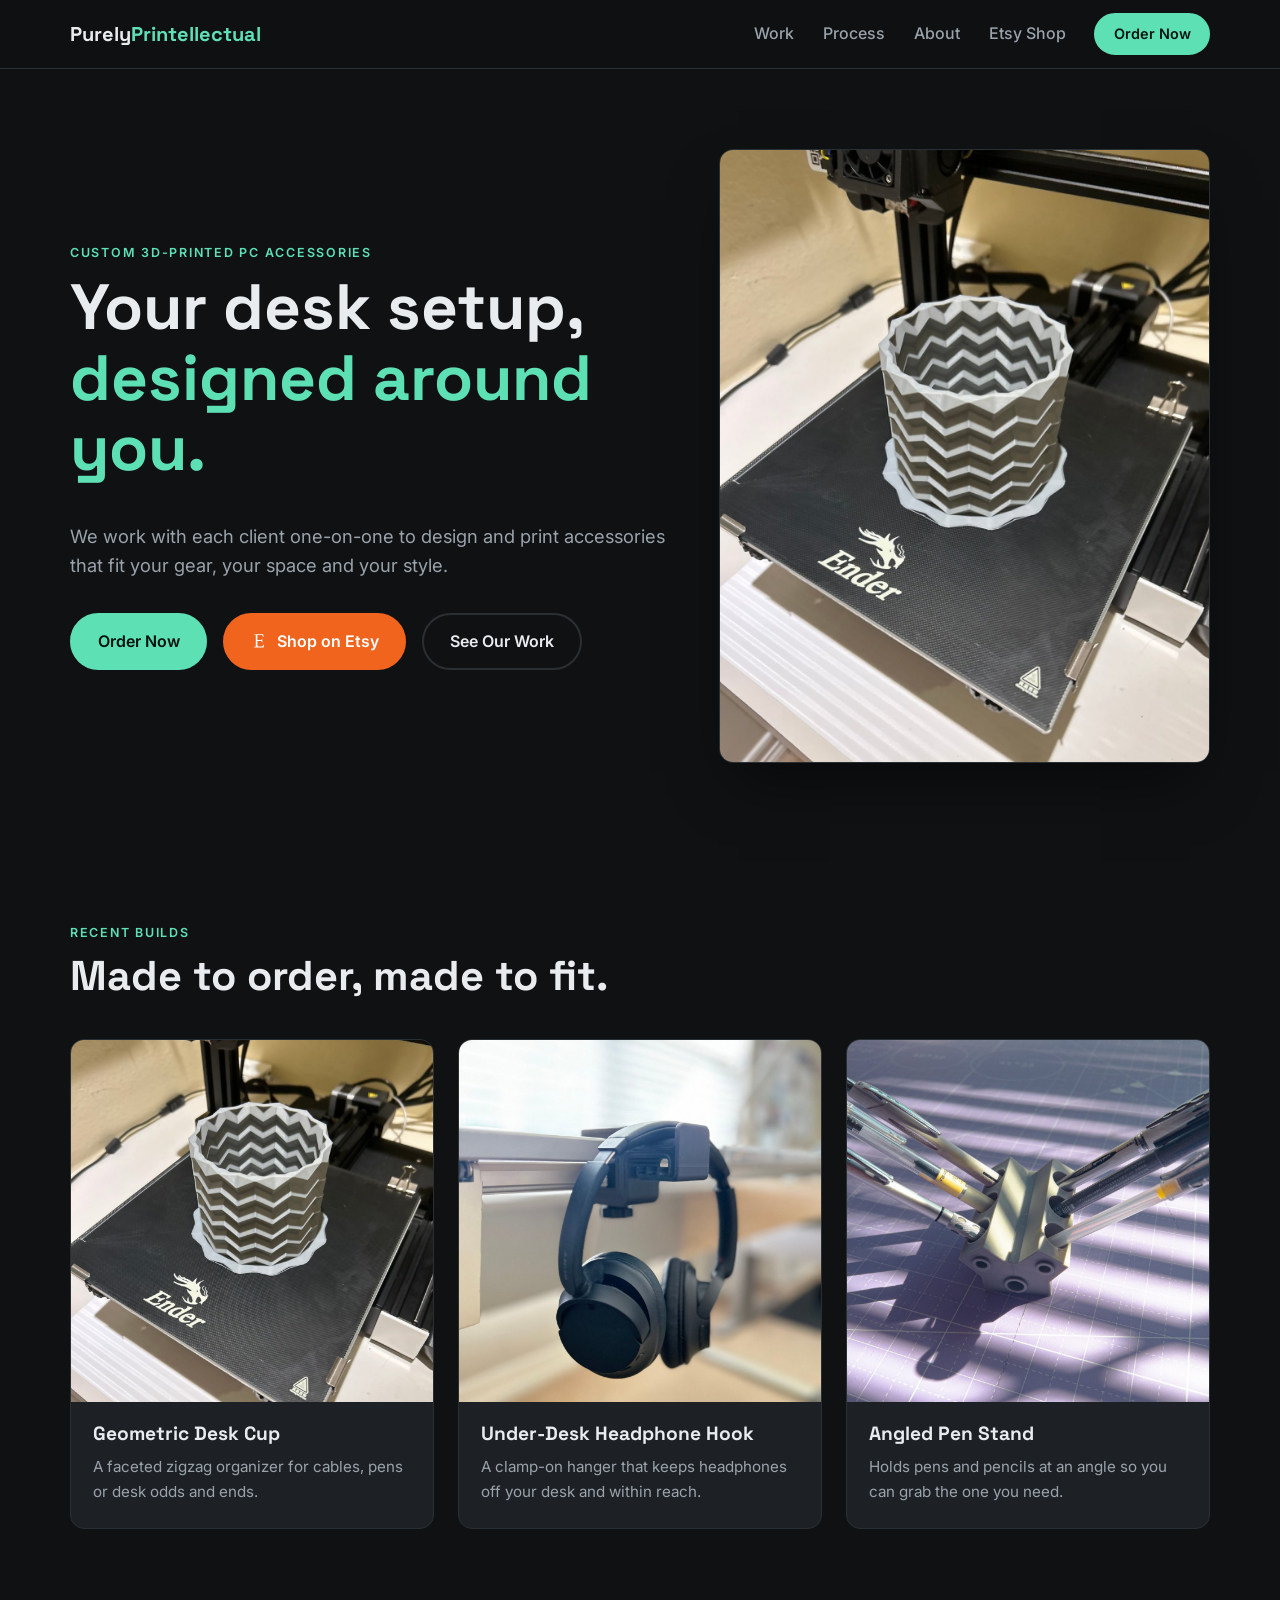
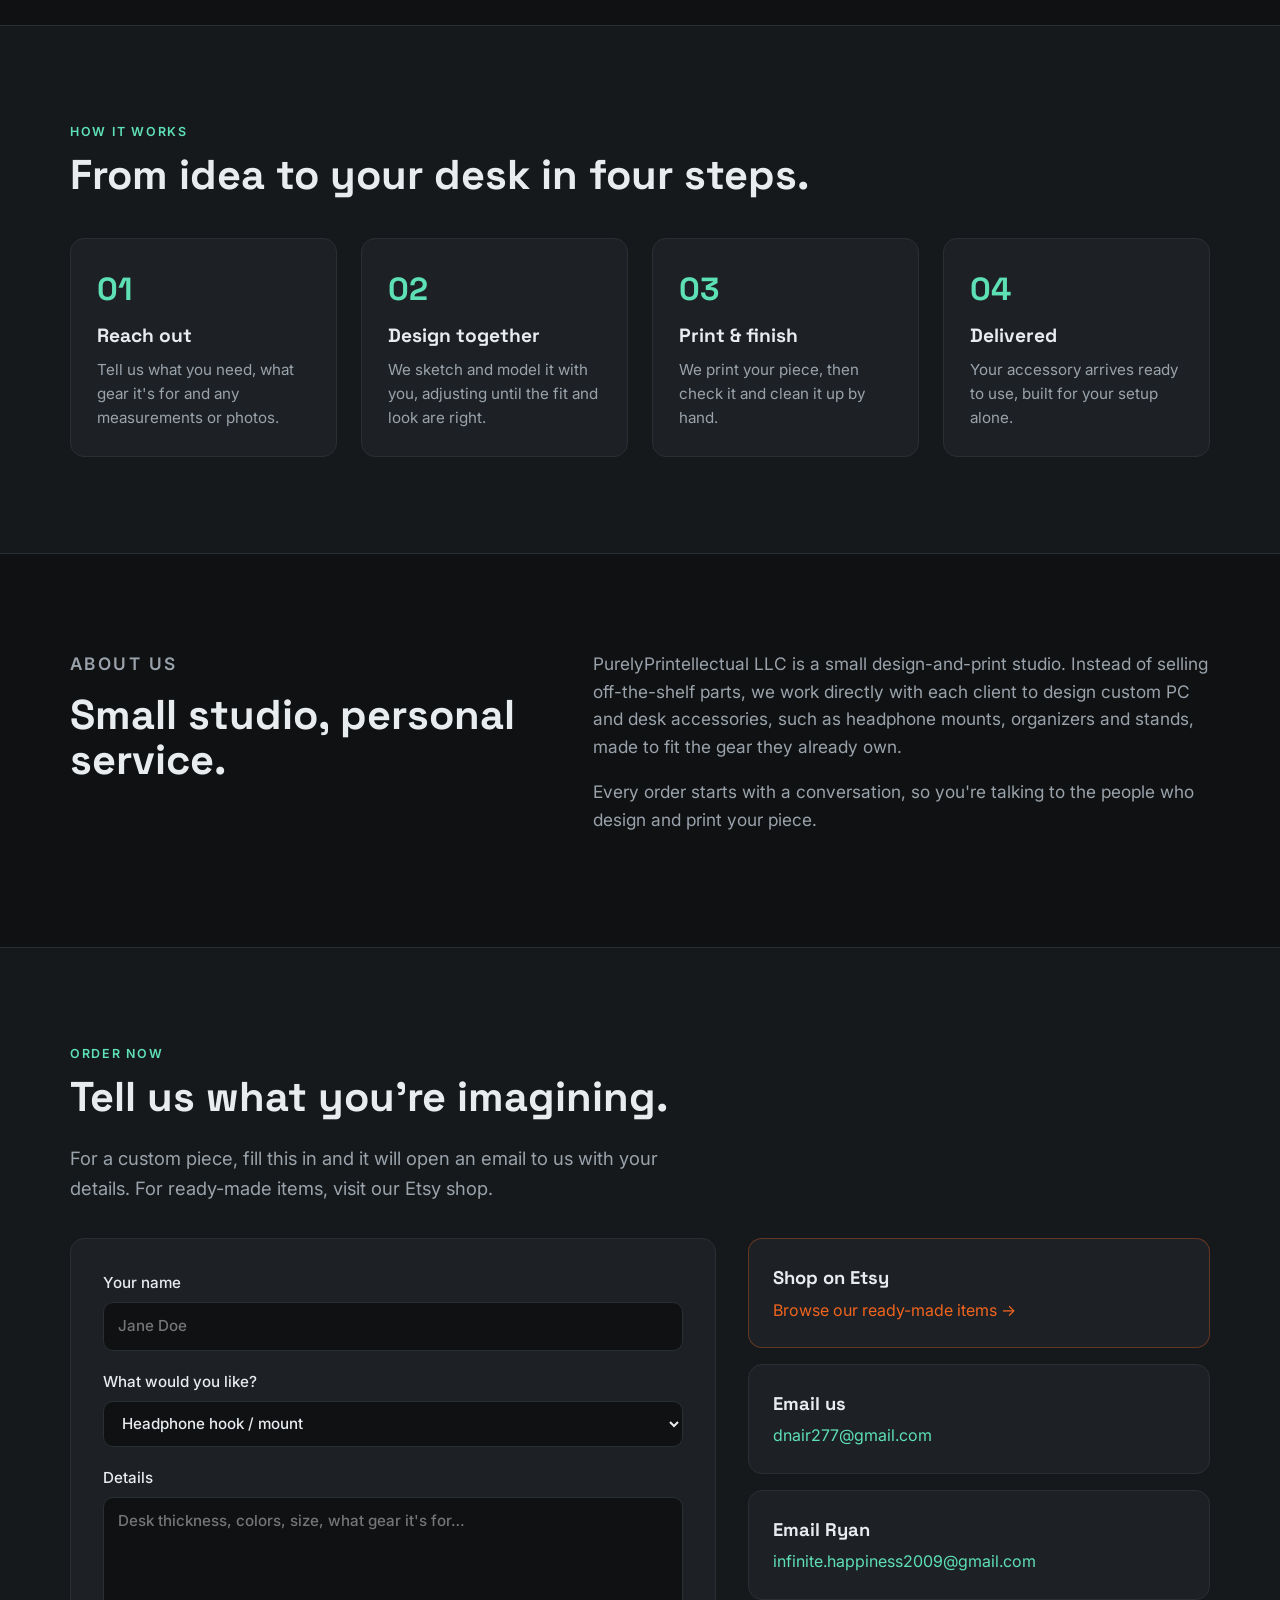
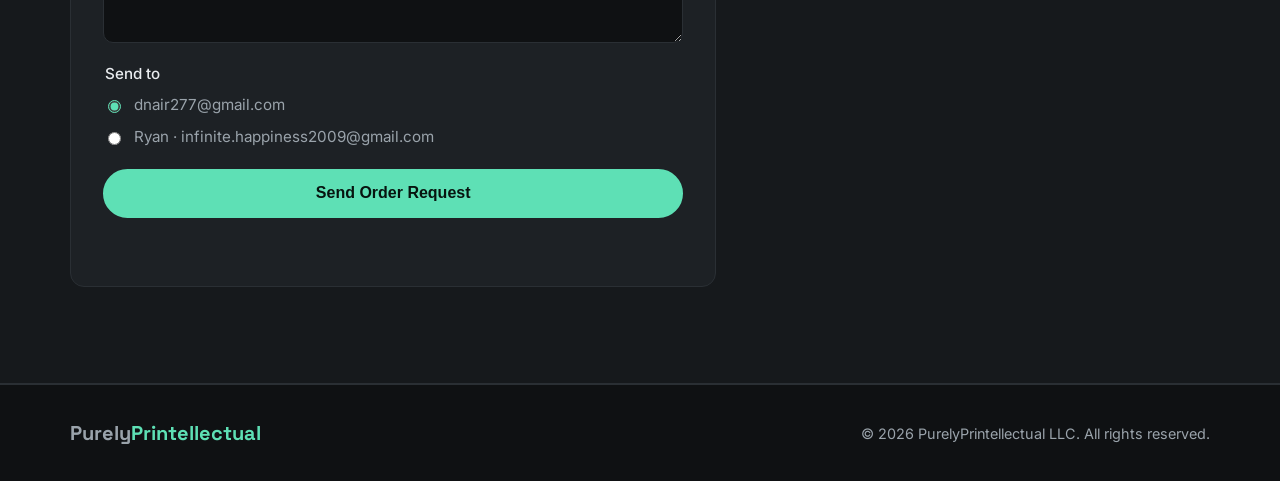
<file: index.html>
<!DOCTYPE html>
<html lang="en">
<head>
  <meta charset="UTF-8">
  <meta name="viewport" content="width=device-width, initial-scale=1.0">
  <title>PurelyPrintellectual LLC | Custom 3D-Printed PC Accessories</title>
  <meta name="description" content="PurelyPrintellectual LLC designs and 3D prints custom PC and desk accessories, made one-on-one with each client.">
  <link rel="icon" href="favicon.svg" type="image/svg+xml">
  <link rel="preconnect" href="https://fonts.googleapis.com">
  <link rel="preconnect" href="https://fonts.gstatic.com" crossorigin>
  <link href="https://fonts.googleapis.com/css2?family=Space+Grotesk:wght@500;700&family=Inter:wght@400;500;600&display=swap" rel="stylesheet">
  <link rel="stylesheet" href="style.css">
  <style>
    .btn-etsy { display:inline-flex; align-items:center; gap:.5em; background:#F1641E; border-color:#F1641E; color:#fff; }
    .btn-etsy:hover { background:#d4530f; border-color:#d4530f; }
    .etsy-card { border-color:#F1641E55; }
    .etsy-card .contact-email { color:#F1641E; }
    .etsy-card:hover { border-color:#F1641E; }
  </style>
</head>
<body>

  <header class="nav">
    <div class="container nav-inner">
      <a href="#top" class="logo">Purely<span>Printellectual</span></a>
      <button class="nav-toggle" aria-label="Open menu" aria-expanded="false">
        <span></span><span></span><span></span>
      </button>
      <nav class="nav-links">
        <a href="#work">Work</a>
        <a href="#process">Process</a>
        <a href="#about">About</a>
        <a href="https://www.etsy.com/shop/PurelyPrintellectual" target="_blank" rel="noopener">Etsy Shop</a>
        <a href="#order" class="btn btn-small">Order Now</a>
      </nav>
    </div>
  </header>

  <main id="top">
    <!-- HERO -->
    <section class="hero">
      <div class="container hero-inner">
        <div class="hero-text">
          <p class="eyebrow">Custom 3D-printed PC accessories</p>
          <h1>Your desk setup,<br><span class="accent">designed around you.</span></h1>
          <p class="lead">We work with each client one-on-one to design and print accessories that fit your gear, your space and your style.</p>
          <div class="hero-actions">
            <a href="#order" class="btn">Order Now</a>
            <a href="https://www.etsy.com/shop/PurelyPrintellectual" class="btn btn-etsy" target="_blank" rel="noopener"><svg aria-hidden="true" viewBox="0 0 24 24" width="18" height="18"><path fill="currentColor" d="M8.6 4.5v6.3h3.9c1.6 0 1.7-.4 2-1.9h.6v5.2h-.6c-.3-1.5-.4-2-2-2H8.6v5.6c0 1.2.6 1.6 2 1.6h2.6c1.4 0 2.6-.1 3.6-2.6l.6.1-.6 3.7H4.3v-.6l.8-.1c1.1-.2 1.3-.5 1.3-1.6V5.4c0-1.2-.2-1.4-1.3-1.6l-.8-.1v-.6h12.1l.3 3.4h-.6c-.6-2.2-1.4-2.6-3.6-2.6H8.6z"/></svg> Shop on Etsy</a>
            <a href="#work" class="btn btn-ghost">See Our Work</a>
          </div>
        </div>
        <div class="hero-image">
          <img src="geometric-cup.jpg" alt="Gray geometric zigzag desk cup fresh off the 3D printer bed">
        </div>
      </div>
    </section>

    <!-- WORK -->
    <section id="work" class="section">
      <div class="container">
        <p class="eyebrow">Recent builds</p>
        <h2>Made to order, made to fit.</h2>
        <div class="gallery">
          <figure class="card reveal">
            <img src="geometric-cup.jpg" alt="Geometric zigzag desk cup on a 3D printer bed" loading="lazy">
            <figcaption>
              <h3>Geometric Desk Cup</h3>
              <p>A faceted zigzag organizer for cables, pens or desk odds and ends.</p>
            </figcaption>
          </figure>
          <figure class="card reveal">
            <img src="headphone-hook.jpg" alt="Black under-desk clamp holding over-ear headphones" loading="lazy">
            <figcaption>
              <h3>Under-Desk Headphone Hook</h3>
              <p>A clamp-on hanger that keeps headphones off your desk and within reach.</p>
            </figcaption>
          </figure>
          <figure class="card reveal">
            <img src="pen-stand.jpg" alt="Gray angled pen stand holding six pens and pencils" loading="lazy" style="object-position: 45% 70%">
            <figcaption>
              <h3>Angled Pen Stand</h3>
              <p>Holds pens and pencils at an angle so you can grab the one you need.</p>
            </figcaption>
          </figure>
        </div>
      </div>
    </section>

    <!-- PROCESS -->
    <section id="process" class="section section-alt">
      <div class="container">
        <p class="eyebrow">How it works</p>
        <h2>From idea to your desk in four steps.</h2>
        <ol class="steps">
          <li class="reveal"><span class="num">01</span><h3>Reach out</h3><p>Tell us what you need, what gear it's for and any measurements or photos.</p></li>
          <li class="reveal"><span class="num">02</span><h3>Design together</h3><p>We sketch and model it with you, adjusting until the fit and look are right.</p></li>
          <li class="reveal"><span class="num">03</span><h3>Print &amp; finish</h3><p>We print your piece, then check it and clean it up by hand.</p></li>
          <li class="reveal"><span class="num">04</span><h3>Delivered</h3><p>Your accessory arrives ready to use, built for your setup alone.</p></li>
        </ol>
      </div>
    </section>

    <!-- ABOUT -->
    <section id="about" class="section">
      <div class="container about">
        <div>
          <p class="eyebrow">About us</p>
          <h2>Small studio, personal service.</h2>
        </div>
        <div>
          <p>PurelyPrintellectual LLC is a small design-and-print studio. Instead of selling off-the-shelf parts, we work directly with each client to design custom PC and desk accessories, such as headphone mounts, organizers and stands, made to fit the gear they already own.</p>
          <p>Every order starts with a conversation, so you're talking to the people who design and print your piece.</p>
        </div>
      </div>
    </section>

    <!-- ORDER -->
    <section id="order" class="section section-alt">
      <div class="container">
        <p class="eyebrow">Order now</p>
        <h2>Tell us what you're imagining.</h2>
        <p class="lead narrow">For a custom piece, fill this in and it will open an email to us with your details. For ready-made items, visit our Etsy shop.</p>

        <div class="order-grid">
          <form id="order-form" class="order-form" novalidate>
            <label>Your name
              <input type="text" name="name" required placeholder="Jane Doe">
            </label>
            <label>What would you like?
              <select name="item">
                <option>Headphone hook / mount</option>
                <option>Desk organizer / cup</option>
                <option>Pen or tool stand</option>
                <option>Cable management</option>
                <option>Something else / fully custom</option>
              </select>
            </label>
            <label>Details
              <textarea name="details" rows="5" placeholder="Desk thickness, colors, size, what gear it's for…"></textarea>
            </label>
            <fieldset>
              <legend>Send to</legend>
              <label class="radio"><input type="radio" name="to" value="dnair277@gmail.com" checked> dnair277@gmail.com</label>
              <label class="radio"><input type="radio" name="to" value="infinite.happiness2009@gmail.com"> Ryan · infinite.happiness2009@gmail.com</label>
            </fieldset>
            <button type="submit" class="btn btn-full">Send Order Request</button>
            <p class="form-note" id="form-note" aria-live="polite"></p>
          </form>

          <div class="contact-cards">
            <a class="contact-card etsy-card" href="https://www.etsy.com/shop/PurelyPrintellectual" target="_blank" rel="noopener">
              <span class="contact-label">Shop on Etsy</span>
              <span class="contact-email">Browse our ready-made items &rarr;</span>
            </a>
            <a class="contact-card" href="mailto:dnair277@gmail.com?subject=PurelyPrintellectual%20Order%20Request">
              <span class="contact-label">Email us</span>
              <span class="contact-email">dnair277@gmail.com</span>
            </a>
            <a class="contact-card" href="mailto:infinite.happiness2009@gmail.com?subject=PurelyPrintellectual%20Order%20Request">
              <span class="contact-label">Email Ryan</span>
              <span class="contact-email">infinite.happiness2009@gmail.com</span>
            </a>
          </div>
        </div>
      </div>
    </section>
  </main>

  <footer class="footer">
    <div class="container footer-inner">
      <span class="logo">Purely<span>Printellectual</span></span>
      <span>&copy; <span id="year"></span> PurelyPrintellectual LLC. All rights reserved.</span>
    </div>
  </footer>

  <script src="main.js"></script>
</body>
</html>
</file>
<file: style.css>
:root {
  --bg: #0f1113;
  --bg-alt: #16191c;
  --surface: #1d2125;
  --border: #2a2f34;
  --text: #e9ecef;
  --muted: #9aa3ab;
  --accent: #5ee0b5;
  --accent-dark: #34c497;
  --radius: 14px;
  --max: 1140px;
}

*, *::before, *::after { box-sizing: border-box; }
html { scroll-behavior: smooth; scroll-padding-top: 80px; }
body {
  margin: 0;
  font-family: "Inter", system-ui, sans-serif;
  background: var(--bg);
  color: var(--text);
  line-height: 1.6;
  -webkit-font-smoothing: antialiased;
}
img { max-width: 100%; display: block; }
a { color: inherit; text-decoration: none; }
h1, h2, h3 { font-family: "Space Grotesk", sans-serif; line-height: 1.1; margin: 0 0 .6em; }
h1 { font-size: clamp(2.4rem, 5vw, 4rem); }
h2 { font-size: clamp(1.8rem, 3.4vw, 2.6rem); }
h3 { font-size: 1.2rem; }
p { margin: 0 0 1em; }

.container { width: min(100% - 2.5rem, var(--max)); margin-inline: auto; }
.accent { color: var(--accent); }
.eyebrow {
  text-transform: uppercase; letter-spacing: .14em; font-size: .78rem;
  font-weight: 600; color: var(--accent); margin-bottom: .8em;
}
.lead { font-size: 1.15rem; color: var(--muted); max-width: 34em; }
.narrow { margin-bottom: 2.2rem; }

/* Buttons */
.btn {
  display: inline-block; padding: .85em 1.6em; border-radius: 999px;
  background: var(--accent); color: #07140f; font-weight: 600;
  border: 2px solid var(--accent); cursor: pointer; font-size: 1rem;
  transition: background .2s, transform .2s;
}
.btn:hover { background: var(--accent-dark); border-color: var(--accent-dark); transform: translateY(-2px); }
.btn-ghost { background: transparent; color: var(--text); border-color: var(--border); }
.btn-ghost:hover { background: var(--surface); border-color: var(--muted); }
.btn-small { padding: .5em 1.2em; font-size: .9rem; }
.btn-full { width: 100%; }

/* Nav */
.nav {
  position: sticky; top: 0; z-index: 10;
  background: rgba(15,17,19,.85); backdrop-filter: blur(10px);
  border-bottom: 1px solid var(--border);
}
.nav-inner { display: flex; align-items: center; justify-content: space-between; height: 68px; }
.logo { font-family: "Space Grotesk", sans-serif; font-weight: 700; font-size: 1.25rem; }
.logo span { color: var(--accent); }
.nav-links { display: flex; align-items: center; gap: 1.8rem; font-weight: 500; }
.nav-links a:not(.btn) { color: var(--muted); transition: color .2s; }
.nav-links a:not(.btn):hover { color: var(--text); }
.nav-toggle { display: none; background: none; border: 0; cursor: pointer; padding: 6px; }
.nav-toggle span { display: block; width: 24px; height: 2px; background: var(--text); margin: 5px 0; transition: .3s; }

/* Hero */
.hero { padding: 5rem 0 4rem; }
.hero-inner { display: grid; grid-template-columns: 1.1fr .9fr; gap: 3rem; align-items: center; }
.hero-actions { display: flex; gap: 1rem; flex-wrap: wrap; margin-top: 2rem; }
.hero-image img {
  border-radius: var(--radius); aspect-ratio: 4/5; object-fit: cover; width: 100%;
  border: 1px solid var(--border); box-shadow: 0 30px 60px -20px rgba(0,0,0,.6);
}

/* Sections */
.section { padding: 6rem 0; }
.section-alt { background: var(--bg-alt); border-block: 1px solid var(--border); }

/* Gallery */
.gallery { display: grid; grid-template-columns: repeat(3, 1fr); gap: 1.5rem; margin-top: 2.5rem; }
.card {
  margin: 0; background: var(--surface); border: 1px solid var(--border);
  border-radius: var(--radius); overflow: hidden; transition: transform .3s, border-color .3s;
}
.card:hover { transform: translateY(-6px); border-color: var(--accent); }
.card img { aspect-ratio: 1; object-fit: cover; width: 100%; }
.card figcaption { padding: 1.3rem 1.4rem 1.5rem; }
.card p { color: var(--muted); margin: 0; font-size: .95rem; }

/* Steps */
.steps {
  list-style: none; padding: 0; margin: 2.5rem 0 0;
  display: grid; grid-template-columns: repeat(4, 1fr); gap: 1.5rem;
}
.steps li { background: var(--surface); border: 1px solid var(--border); border-radius: var(--radius); padding: 1.6rem; }
.steps p { color: var(--muted); margin: 0; font-size: .95rem; }
.num { display: block; font-family: "Space Grotesk", sans-serif; font-size: 2rem; font-weight: 700; color: var(--accent); margin-bottom: .6rem; }

/* About */
.about { display: grid; grid-template-columns: 1fr 1.3fr; gap: 3rem; }
.about p { color: var(--muted); font-size: 1.08rem; }

/* Order */
.order-grid { display: grid; grid-template-columns: 1.4fr 1fr; gap: 2rem; align-items: start; }
.order-form {
  background: var(--surface); border: 1px solid var(--border); border-radius: var(--radius);
  padding: 2rem; display: grid; gap: 1.2rem;
}
.order-form label { display: grid; gap: .4rem; font-weight: 500; font-size: .95rem; }
.order-form input[type="text"], .order-form select, .order-form textarea {
  font: inherit; color: var(--text); background: var(--bg); border: 1px solid var(--border);
  border-radius: 10px; padding: .75em .9em; width: 100%;
}
.order-form input:focus, .order-form select:focus, .order-form textarea:focus {
  outline: none; border-color: var(--accent); box-shadow: 0 0 0 3px rgba(94,224,181,.2);
}
.order-form fieldset { border: 0; padding: 0; margin: 0; display: grid; gap: .5rem; }
.order-form legend { font-weight: 500; font-size: .95rem; margin-bottom: .4rem; }
.order-form .radio { display: flex; gap: .6rem; align-items: center; font-weight: 400; color: var(--muted); word-break: break-all; }
.order-form .radio input { accent-color: var(--accent); }
.form-note { margin: 0; font-size: .9rem; color: var(--accent); min-height: 1.2em; }

.contact-cards { display: grid; gap: 1rem; }
.contact-card {
  display: grid; gap: .3rem; padding: 1.5rem; border-radius: var(--radius);
  background: var(--surface); border: 1px solid var(--border); transition: border-color .2s, transform .2s;
}
.contact-card:hover { border-color: var(--accent); transform: translateY(-3px); }
.contact-label { font-family: "Space Grotesk", sans-serif; font-weight: 700; font-size: 1.15rem; }
.contact-email { color: var(--accent); word-break: break-all; }

/* Footer */
.footer { padding: 2rem 0; border-top: 1px solid var(--border); color: var(--muted); font-size: .9rem; }
.footer-inner { display: flex; justify-content: space-between; align-items: center; gap: 1rem; flex-wrap: wrap; }

/* Reveal animation */
.reveal { opacity: 0; transform: translateY(24px); transition: opacity .6s ease, transform .6s ease; }
.reveal.visible { opacity: 1; transform: none; }
@media (prefers-reduced-motion: reduce) {
  html { scroll-behavior: auto; }
  .reveal { opacity: 1; transform: none; transition: none; }
}

/* Responsive */
@media (max-width: 960px) {
  .steps { grid-template-columns: repeat(2, 1fr); }
  .gallery { grid-template-columns: repeat(2, 1fr); }
}
@media (max-width: 760px) {
  .nav-toggle { display: block; }
  .nav-links {
    position: absolute; top: 68px; left: 0; right: 0; flex-direction: column; gap: 1.2rem;
    background: var(--bg); border-bottom: 1px solid var(--border); padding: 1.5rem;
    display: none;
  }
  .nav-links.open { display: flex; }
  .hero { padding: 3rem 0; }
  .hero-inner, .about, .order-grid { grid-template-columns: 1fr; }
  .hero-image { order: -1; }
  .hero-image img { aspect-ratio: 4/3; }
  .gallery, .steps { grid-template-columns: 1fr; }
  .section { padding: 4rem 0; }
  .order-form { padding: 1.4rem; }
}
</file>
